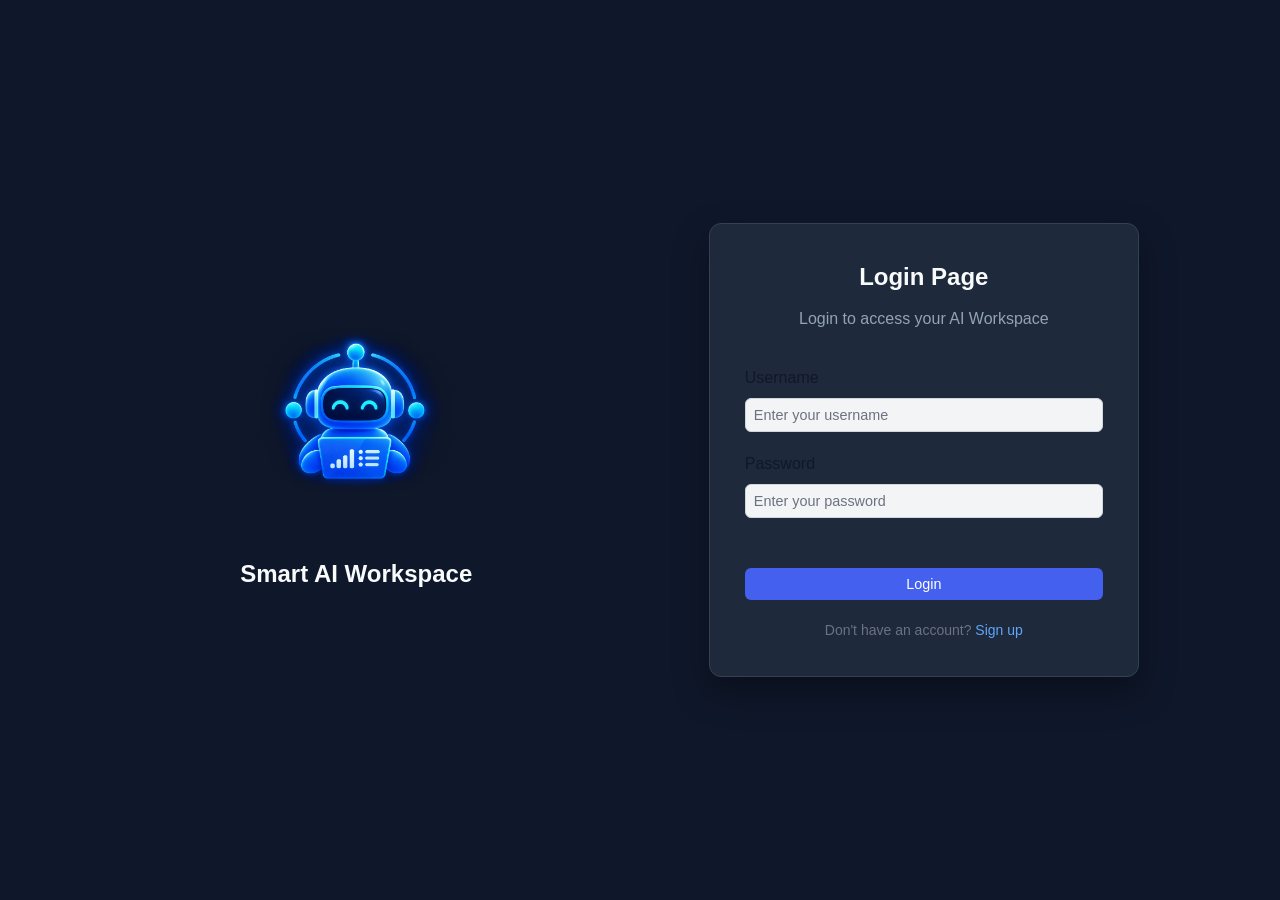
<file: app/index.html>
<!DOCTYPE html>
<html lang="en">
<head>
    <meta charset="UTF-8">
    <meta name="viewport" content="width=device-width, initial-scale=1.0">
    <title>Smart AI Workspace</title>
    <link rel="stylesheet" href="styles.css">
    <link rel="stylesheet" href="custom.css">
</head>
<body>
    <div class="login-container">
        <div class="logo-card">
            <div class="logo-container">
                <img src="./assets/AI image logo.png" alt="AI Logo"
                style="width: 200px; height: 200px;">
            </div>
            <h1>Smart AI Workspace</h1>
        </div>
        
        <div class="login-card">
            <h2 class="login-title">Login Page</h2>
            <p class="login-subtitle">Login to access your AI Workspace</p>
            
            <div class="login-form">
                <div class="form-group">
                    <label for="username">Username</label>
                    <input type="text" id="username" placeholder="Enter your username">
                </div>
                
                <div class="form-group">
                    <label for="password">Password</label>
                    <input type="password" id="password" placeholder="Enter your password">
                </div>
                
                <div id="login-error" class="error-message"></div>
                
                <button id="login-btn" class="primary-btn">Login</button>
                
                <p class="signup-link">Don't have an account? <a href="#" id="register-link">Sign up</a></p>
            </div>
        </div>
    </div>
    
    <!-- Register Modal -->
    <div id="register-modal" class="modal">
        <div class="modal-content">
            <span class="close">&times;</span>
            <h2>Create Account</h2>
            
            <div class="form-group">
                <label for="reg-name">Name</label>
                <input type="text" id="reg-name" placeholder="Enter your name">
            </div>
            
            <div class="form-group">
                <label for="reg-username">Username</label>
                <input type="text" id="reg-username" placeholder="Choose a username">
            </div>
            
            <div class="form-group">
                <label for="reg-email">Email</label>
                <input type="email" id="reg-email" placeholder="Enter your email">
            </div>
            
            <div class="form-group">
                <label for="reg-password">Password</label>
                <input type="password" id="reg-password" placeholder="Create a password">
            </div>
            
            <div id="register-error" class="error-message"></div>
            
            <button id="register-btn" class="primary-btn">Register</button>
        </div>
    </div>
    
    <script src="app.js"></script>
</body>
</html>
</file>
<file: app/styles.css>
/* General Styles */
* {
    box-sizing: border-box;
    margin: 0;
    padding: 0;
}

body {
    font-family: Arial, sans-serif;
    background-color: #ffffff;
    color: #111827;
    line-height: 1.5;
}

h1, h2, h3, h4 {
    color: #111827;
}

a {
    color: #4263EB;
    text-decoration: none;
}

a:hover {
    text-decoration: underline;
}

/* Button Styles */
.primary-btn {
    background-color: #4263EB;
    color: white;
    border: none;
    border-radius: 6px;
    padding: 12px 24px;
    font-weight: 500;
    font-size: 16px;
    cursor: pointer;
    transition: background-color 0.2s;
    display: block;
    width: 100%;
}

.primary-btn:hover:not(:disabled) {
    background-color: #3b55d9;
}

.primary-btn:disabled {
    background-color: #9ca3af;
    cursor: not-allowed;
}

.logout-btn {
    background-color: #ef4444;
    color: white;
    border: none;
    border-radius: 6px;
    padding: 8px 15px;
    font-weight: 500;
    cursor: pointer;
}

/* Login Page Styles - Updated for the split layout */
.login-container {
    display: flex;
    justify-content: space-between;
    align-items: center;
    min-height: 100vh;
    padding: 20px;
    gap: 40px;
    width: 800px;
    margin: 0 auto;
}

.login-card {
    background: white;
    border-radius: 8px;
    box-shadow: 0 2px 10px rgba(0,0,0,0.1);
    width: 100%;
    max-width: 350px;
    padding: 20px;
    text-align: center;
}

.logo-card {
    border-radius: 8px;
    width: 100%;
    max-width: 250px;
    padding: 30px;
    text-align: center;
    display: flex;
    flex-direction: column;
    align-items: center;
    justify-content: center;
    margin: 20px auto;
}

.login-title {
    font-size: 24px;
    margin-bottom: 15px;
}

.logo-container {
    margin: 10px auto 20px;
    display: flex;
    justify-content: center;
    align-items: center;
}

.logo-container img {
    width: 100px;
    height: 110px;
}

h1 {
    font-size: 28px;
    margin-bottom: 8px;
}

.login-subtitle {
    color: #6b7280;
    margin-bottom: 30px;
}

.login-form {
    text-align: left;
}

/* Responsive layout */
@media (max-width: 768px) {
    .login-container {
        flex-direction: column;
        gap: 20px;
        width: 100%;
    }
    
    .logo-card, .login-card {
        max-width: 100%;
        margin: 10px auto;
    }
}

.form-group {
    margin-bottom: 20px;
    position: relative;
}

.form-group label {
    display: block;
    margin-bottom: 5px;
    font-weight: 500;
    color: #374151;
}

.form-group input {
    width: 100%;
    padding: 12px;
    border: 1px solid #d1d5db;
    border-radius: 6px;
    background-color: #f3f4f6;
    font-size: 14px;
}

.forgot-password {
    position: absolute;
    right: 0;
    top: 0;
    font-size: 14px;
}

.signup-link {
    text-align: center;
    margin-top: 20px;
    color: #6b7280;
    font-size: 14px;
}

/* Dashboard Styles */
.dashboard {
    max-width: 1200px;
    margin: 20px auto;
    background: white;
    border-radius: 8px;
    box-shadow: 0 2px 10px rgba(0,0,0,0.05);
    overflow: hidden;
}

header {
    display: flex;
    justify-content: space-between;
    align-items: center;
    padding: 15px 20px;
    border-bottom: 1px solid #e5e7eb;
}

.header-left {
    display: flex;
    align-items: center;
    gap: 10px;
    font-weight: 500;
    font-size: 18px;
}

.header-right {
    display: flex;
    align-items: center;
    gap: 15px;
}

nav {
    display: flex;
    gap: 20px;
    padding: 0 20px;
    border-bottom: 1px solid #e5e7eb;
}

.tab-btn {
    background: none;
    border: none;
    padding: 15px 0;
    font-size: 14px;
    color: #6b7280;
    font-weight: 500;
    cursor: pointer;
    position: relative;
}

.tab-btn.active {
    color: #4263EB;
}

.tab-btn.active::after {
    content: '';
    position: absolute;
    bottom: -1px;
    left: 0;
    width: 100%;
    height: 3px;
    background-color: #4263EB;
}

.tab-content {
    display: none;
    padding: 20px;
}

.tab-content.active {
    display: block;
}

/* Upload Form Styles */
.upload-container {
    max-width: 800px;
    margin: 0 auto;
}

h3 {
    margin-bottom: 20px;
    font-size: 18px;
    font-weight: 600;
}

.dropzone {
    border: 2px dashed #d1d5db;
    border-radius: 6px;
    padding: 40px;
    text-align: center;
    background-color: #f9fafb;
    cursor: pointer;
    margin-bottom: 20px;
    min-height: 200px;
    display: flex;
    align-items: center;
    justify-content: center;
    transition: all 0.2s;
}

.dropzone.active {
    border-color: #4263EB;
    background-color: #eff6ff;
}

.upload-instructions p {
    font-weight: 500;
    color: #6b7280;
    margin-bottom: 8px;
}

.upload-instructions span {
    color: #9ca3af;
    font-size: 14px;
}

.selected-file {
    font-weight: 500;
    color: #4b5563;
}

/* Files List Styles */
.files-container {
    max-width: 800px;
    margin: 0 auto;
}

.file-list {
    margin-top: 15px;
}

.file-item {
    border: 1px solid #e5e7eb;
    border-radius: 4px;
    margin-bottom: 10px;
}

.file-item.selected {
    border-color: #4263EB;
    background-color: #eff6ff;
}

.file-item button {
    background: none;
    border: none;
    width: 100%;
    padding: 15px;
    display: flex;
    align-items: center;
    gap: 15px;
    text-align: left;
    cursor: pointer;
}

.file-icon {
    width: 40px;
    height: 40px;
    background-color: #f3f4f6;
    border-radius: 4px;
}

.file-info {
    flex: 1;
}

.file-name {
    font-weight: 500;
    margin-bottom: 4px;
}

.file-meta {
    font-size: 12px;
    color: #6b7280;
}

.no-files, .select-file-prompt {
    text-align: center;
    padding: 40px 20px;
    background-color: #f9fafb;
    border-radius: 8px;
    border: 1px dashed #d1d5db;
}

.no-files p, .select-file-prompt p {
    margin-bottom: 20px;
    color: #6b7280;
}

/* Query Styles */
.query-container {
    max-width: 800px;
    margin: 0 auto;
}

textarea {
    width: 100%;
    border: 1px solid #d1d5db;
    border-radius: 6px;
    padding: 15px;
    font-size: 14px;
    background-color: #f3f4f6;
    margin-bottom: 15px;
    resize: vertical;
}

.answer-container {
    background-color: #eff6ff;
    border-radius: 6px;
    padding: 20px;
    margin-top: 20px;
}

.answer-text {
    margin-bottom: 20px;
    line-height: 1.5;
}

.feedback {
    display: flex;
    align-items: center;
    gap: 15px;
    color: #6b7280;
}

.feedback-buttons {
    display: flex;
    gap: 10px;
}

.feedback-yes {
    background-color: #d1fae5;
    color: #047857;
    border: none;
    border-radius: 15px;
    padding: 5px 15px;
    font-weight: 500;
    cursor: pointer;
}

.feedback-no {
    background-color: #fee2e2;
    color: #b91c1c;
    border: none;
    border-radius: 15px;
    padding: 5px 15px;
    font-weight: 500;
    cursor: pointer;
}

/* Error Messages */
.error-message {
    color: #ef4444;
    margin-bottom: 15px;
    padding: 10px;
    /* background-color: #fee2e2; */
    border-radius: 4px;
    text-align: center;
}

/* Toast Notification */
.toast {
    position: fixed;
    bottom: 20px;
    right: 20px;
    background-color: #10B981;
    color: white;
    padding: 12px 24px;
    border-radius: 4px;
    box-shadow: 0 2px 10px rgba(0,0,0,0.1);
    z-index: 1000;
    animation: fadeIn 0.3s;
}

@keyframes fadeIn {
    from { opacity: 0; transform: translateY(20px); }
    to { opacity: 1; transform: translateY(0); }
}

/* Modal Styles */
.modal {
    display: none;
    position: fixed;
    z-index: 1000;
    left: 0;
    top: 0;
    width: 100%;
    height: 100%;
    background-color: rgba(0,0,0,0.4);
}

.modal-content {
    background-color: white;
    margin: 10% auto;
    padding: 30px;
    border-radius: 8px;
    width: 90%;
    max-width: 500px;
    box-shadow: 0 4px 15px rgba(0,0,0,0.2);
    position: relative;
}

.close {
    position: absolute;
    right: 20px;
    top: 15px;
    font-size: 24px;
    font-weight: bold;
    cursor: pointer;
}

/* Add or update these styles to fix zoom issues */
html, body {
    font-size: 16px; /* Reset base font size */
    zoom: 1; /* Reset zoom level */
    -moz-transform: scale(1); /* Firefox */
    -webkit-transform: scale(1); /* Chrome, Safari */
    transform: scale(1);
    width: 100%;
    height: 100%;
    margin: 0;
    padding: 0;
}

.login-container, .dashboard {
    max-width: 100%;
    padding: 1rem;
}

/* Make form elements more compact */
.form-group {
    margin-bottom: 0.75rem;
}

input, button {
    padding: 0.5rem;
}

/* Adjust modal sizing */
.modal-content {
    max-width: 400px;
    padding: 1.5rem;
}
</file>
<file: app/custom.css>
/* Reset scaling and zoom */
html, body {
    zoom: 1 !important;
    -moz-transform: scale(1) !important;
    -webkit-transform: scale(1) !important;
    transform: scale(1) !important;
    width: 100%;
    height: 90%;
    margin: 0;
    padding: 0;
}

/* Updated login container for split layout */
.login-container {
    display: flex;
    justify-content: space-between;
    align-items: center;
    min-height: 100vh;
    padding: 20px;
    gap: 40px;
    width: 800px;
    margin: 0 auto;
}

/* Logo card on the left */
.logo-card {
    border-radius: 8px;
    width: 100%;
    max-width: 350px;
    padding: 5px;
    text-align: center;
    display: flex;
    flex-direction: column;
    align-items: center;
    justify-content: center;
    margin: 20px auto;
}

/* Login card on the right */
.login-card {
    background: white;
    border-radius: 8px;
    box-shadow: 0 2px 10px rgba(0,0,0,0.1);
    width: 100%;
    max-width: 350px;
    padding: 1rem;
}

.form-group {
    margin-bottom: 1rem;
}

/* Make the UI feel less zoomed */
input, button, textarea, select {
    font-size: 0.9rem !important;
    padding: 0.5rem !important;
    height: auto !important;
}

.login-title, h1, h2, h3 {
    font-size: 1.5rem !important;
}

.modal-content {
    max-width: 400px;
    margin: 0 auto;
    padding: 1.5rem;
}

/* Logo styling */
.logo-container {
    margin-bottom: 20px;
    display: flex;
    justify-content: center;
    align-items: center;
}

.logo-container img {
    width: 100px;
    height: 110px;
}

/* Responsive layout */
@media (max-width: 768px) {
    .login-container {
        flex-direction: column;
        gap: 20px;
        width: 100%;
    }
    
    .logo-card, .login-card {
        max-width: 100%;
        margin: 10px auto;
    }
}

/* Add to custom.css */
.header-right {
    display: flex;
    align-items: center;
    justify-content: center;
    gap: 15px;
}

#welcome-message {
    display: flex;
    align-items: center;
    justify-content: center;
    font-family: 'Times New Roman', Times, serif;
    font-size: 1.5rem;
    margin: 0 auto;
}

/* If needed, make the header flex */
header {
    display: flex;
    justify-content: space-between;
    align-items: center;
    width: 100%;
}

.header-left {
    display: flex;
    align-items: center;
    gap: 10px;
}

.memory-item {
    background-color: #f8f9fa;
    border-left: 3px solid #4263EB;
    padding: 10px 15px;
    margin-bottom: 15px;
    border-radius: 4px;
    font-size: 0.9rem;
}

.previous-query {
    margin-bottom: 20px;
}

.feedback-buttons button.active {
    background-color: #4263EB;
    color: white;
}

/* Style the feedback buttons */
.feedback-yes, .feedback-no {
    padding: 5px 15px;
    border: 1px solid #ddd;
    border-radius: 20px;
    background: #f8f9fa;
    margin: 0 5px;
    cursor: pointer;
    transition: all 0.2s;
}

.feedback-yes:hover {
    background-color: #d1fae5;
    border-color: #10B981;
}

.feedback-no:hover {
    background-color: #fee2e2;
    border-color: #ef4444;
}

.feedback-yes.active {
    background-color: #10B981;
    color: white;
    border-color: #10B981;
}

.feedback-no.active {
    background-color: #ef4444;
    color: white;
    border-color: #ef4444;
}

.feedback {
    margin-top: 20px;
    border-top: 1px solid #e5e7eb;
    padding-top: 15px;
}

.feedback h4 {
    margin-bottom: 10px;
    font-weight: 500;
}

.star-rating {
    display: inline-flex;
    margin-left: 10px;
}

.star {
    color: #d1d5db;
    font-size: 24px;
    cursor: pointer;
    transition: color 0.2s;
    margin-right: 5px;
}

.star:hover, .star.active {
    color: #f59e0b;
}

.feedback-text-container {
    margin-top: 15px;
}

.feedback-text-container label {
    display: block;
    margin-bottom: 5px;
}

#feedback-text {
    width: 100%;
    padding: 10px;
    border: 1px solid #d1d5db;
    border-radius: 4px;
    resize: vertical;
}

#submit-feedback {
    margin-top: 10px;
}

.rating-container {
    display: flex;
    align-items: center;
    margin-top: 5px;
}

/* Welcome Toast Animation - Claude Style */
.welcome-toast {
    position: fixed;
    top: 0;
    left: 0;
    width: 100vw;
    height: 100vh;
    display: flex;
    flex-direction: column;
    align-items: center;
    justify-content: center;
    z-index: 3000;
    background-color: rgba(255, 255, 255, 0.95);
    opacity: 0;
    pointer-events: none;
    transition: opacity 0.5s cubic-bezier(0.4, 0, 0.2, 1);
}

.welcome-toast.show {
    opacity: 1;
}

.welcome-toast-container {
    background-color: white;
    border-radius: 12px;
    box-shadow: 0 4px 24px rgba(0, 0, 0, 0.08);
    padding: 24px 32px;
    max-width: 480px;
    text-align: center;
    transform: translateY(20px);
    transition: transform 0.5s cubic-bezier(0.4, 0, 0.2, 1);
}

.welcome-toast.show .welcome-toast-container {
    transform: translateY(0);
}

.welcome-toast .text-reveal {
    display: inline-block;
    overflow: hidden;
    white-space: nowrap;
    font-size: 1.5rem;
    font-weight: 500;
    color: #111827;
    border-right: 2px solid #4263EB;
    width: 0;
    animation: typing 1.5s steps(30, end) forwards;
}

.welcome-toast .second-message {
    margin-top: 12px;
    font-size: 1.1rem;
    color: #6b7280;
    opacity: 0;
    transform: translateY(10px);
    transition: opacity 0.8s, transform 0.8s;
    transition-delay: 1.3s;
}

.welcome-toast .second-message.show {
    opacity: 1;
    transform: translateY(0);
}

@keyframes typing {
    from { width: 0 }
    to { width: 100% }
}

@keyframes blink-cursor {
    from, to { border-color: transparent }
    50% { border-color: #4263EB }
}

@keyframes fade-out {
    from { opacity: 1; }
    to { opacity: 0; }
}

/* Toast notification - higher z-index */
.toast {
    position: fixed;
    top: 20px;
    right: 20px;
    padding: 12px 20px;
    border-radius: 4px;
    color: white;
    font-weight: 500;
    z-index: 9999;
    box-shadow: 0 3px 10px rgba(0, 0, 0, 0.2);
    animation: slide-in 0.3s ease-out forwards;
}

/* Sidebar footer - higher z-index */
.sidebar-footer {
    position: relative;
}

/* Settings Modal Styles */
.modal {
    display: none;
    position: fixed;
    top: 0;
    left: 0;
    width: 100vw;
    height: 100vh;
    background-color: rgba(0, 0, 0, 0.5);
    z-index: 3000;
    overflow: auto;
    padding: 20px;
}

.modal-content {
    background-color: white;
    border-radius: 8px;
    margin: 50px auto;
    width: 100%;
    max-width: 500px;
    box-shadow: 0 4px 15px rgba(0, 0, 0, 0.1);
    animation: modal-fade 0.3s ease-out;
}

.dark .modal-content {
    background-color: #1a1a1a;
    color: white;
}

.modal-header {
    padding: 15px 20px;
    border-bottom: 1px solid #e5e7eb;
    display: flex;
    justify-content: space-between;
    align-items: center;
}

.dark .modal-header {
    border-bottom-color: #333;
}

.modal-body {
    padding: 20px;
}

.close {
    font-size: 24px;
    cursor: pointer;
    color: #666;
    border: none;
    background: transparent;
}

.dark .close {
    color: #ccc;
}

.close:hover {
    color: #000;
}

.dark .close:hover {
    color: #fff;
}

/* Tabs in settings modal */
.tabs {
    display: flex;
    margin-bottom: 20px;
    border-bottom: 1px solid #e5e7eb;
}

.dark .tabs {
    border-bottom-color: #333;
}

.tab-button {
    padding: 10px 15px;
    border: none;
    background: none;
    cursor: pointer;
    font-weight: 500;
    color: #666;
    position: relative;
}

.dark .tab-button {
    color: #ccc;
}

.tab-button.active {
    color: #4263EB;
}

.dark .tab-button.active {
    color: #7b96ff;
}

.tab-button.active::after {
    content: '';
    position: absolute;
    bottom: -1px;
    left: 0;
    width: 100%;
    height: 2px;
    background-color: #4263EB;
}

.dark .tab-button.active::after {
    background-color: #7b96ff;
}

.tab-pane {
    display: none;
}

.tab-pane.active {
    display: block;
}

/* Form styles */
.form-group {
    margin-bottom: 15px;
}

.form-group label {
    display: block;
    margin-bottom: 5px;
    font-weight: 500;
}

.form-group input {
    width: 100%;
    padding: 10px;
    border: 1px solid #e5e7eb;
    border-radius: 4px;
}

.dark .form-group input {
    background-color: #333;
    border-color: #444;
    color: white;
}

.password-section {
    margin-top: 20px;
    padding-top: 15px;
    border-top: 1px solid #e5e7eb;
}

.dark .password-section {
    border-top-color: #333;
}

.btn {
    padding: 10px 15px;
    border: none;
    border-radius: 4px;
    cursor: pointer;
    font-weight: 500;
    transition: background-color 0.2s;
}

.primary-btn {
    background-color: #4263EB;
    color: white;
}

.primary-btn:hover {
    background-color: #364fc7;
}

.secondary-btn {
    background-color: #e5e7eb;
    color: #333;
}

.secondary-btn:hover {
    background-color: #d1d5db;
}

.danger-btn {
    background-color: #ef4444;
    color: white;
}

.danger-btn:hover {
    background-color: #dc2626;
}

.dark .secondary-btn {
    background-color: #333;
    color: #fff;
}

.dark .secondary-btn:hover {
    background-color: #444;
}

/* Chat list in settings */
.manage-chats-container {
    margin-top: 15px;
}

.chats-actions {
    margin-bottom: 15px;
}

.settings-chat-list {
    max-height: 300px;
    overflow-y: auto;
    border: 1px solid #e5e7eb;
    border-radius: 4px;
}

.dark .settings-chat-list {
    border-color: #333;
}

.settings-chat-item {
    padding: 10px 15px;
    border-bottom: 1px solid #e5e7eb;
    display: flex;
    justify-content: space-between;
    align-items: center;
}

.dark .settings-chat-item {
    border-bottom-color: #333;
}

.settings-chat-item:last-child {
    border-bottom: none;
}

.chat-info {
    display: flex;
    align-items: center;
    gap: 10px;
}

.delete-chat-btn {
    background: none;
    border: none;
    color: #ef4444;
    cursor: pointer;
    padding: 5px;
}

.delete-chat-btn:hover {
    background-color: rgba(239, 68, 68, 0.1);
    border-radius: 4px;
}

.empty-list-message {
    padding: 20px;
    text-align: center;
    color: #666;
}

.dark .empty-list-message {
    color: #aaa;
}

/* Confirmation modal */
.confirm-modal {
    max-width: 400px;
}

.confirm-actions {
    display: flex;
    justify-content: flex-end;
    gap: 10px;
    margin-top: 20px;
}

/* Delete button for chat items */
.chat-item {
    position: relative;
}

.chat-item .delete-btn {
    position: absolute;
    right: 10px;
    top: 50%;
    transform: translateY(-50%);
    background: none;
    border: none;
    color: #ef4444;
    opacity: 0;
    transition: opacity 0.2s;
    cursor: pointer;
}

.chat-item:hover .delete-btn {
    opacity: 1;
}

.error-message {
    color: #ef4444;
    margin-top: 10px;
    margin-bottom: 10px;
    font-size: 0.9rem;
}

/* Modal animation */
@keyframes modal-fade {
    from {
        opacity: 0;
        transform: translateY(-20px);
    }
    to {
        opacity: 1;
        transform: translateY(0);
    }
}

/* Fix for toast z-index */
@keyframes slide-in {
    from {
        transform: translateX(100%);
        opacity: 0;
    }
    to {
        transform: translateX(0);
        opacity: 1;
    }
}

/* Modern settings modal card system */
.settings-choice-card {
    display: flex;
    flex-direction: column;
    align-items: center;
    gap: 2rem;
    padding: 2.5rem 2rem 2rem 2rem;
    background: #fff;
    border-radius: 18px;
    box-shadow: 0 8px 32px rgba(66, 99, 235, 0.10), 0 1.5px 6px rgba(0,0,0,0.04);
    animation: card-fade-in 0.5s cubic-bezier(0.4,0,0.2,1);
    min-width: 320px;
    min-height: 180px;
}

.settings-main-btn {
    background: #4263EB;
    color: #fff;
    border: none;
    border-radius: 8px;
    font-size: 1.15rem;
    font-weight: 600;
    padding: 0.9rem 2.5rem;
    margin: 0.5rem 0;
    box-shadow: 0 2px 8px rgba(66,99,235,0.08);
    cursor: pointer;
    transition: background 0.2s, transform 0.2s, box-shadow 0.2s;
    outline: none;
}
.settings-main-btn:hover, .settings-main-btn:focus {
    background: #364fc7;
    transform: translateY(-2px) scale(1.04);
    box-shadow: 0 4px 16px rgba(66,99,235,0.13);
}

/* Hide step-2 cards by default, animate in when shown */
.settings-step-2 {
    display: none;
    animation: card-slide-in 0.5s cubic-bezier(0.4,0,0.2,1);
    background: #fff;
    border-radius: 18px;
    box-shadow: 0 8px 32px rgba(66, 99, 235, 0.10), 0 1.5px 6px rgba(0,0,0,0.04);
    min-width: 340px;
    min-height: 220px;
}

.settings-step-2.active {
    display: block;
    animation: card-slide-in 0.5s cubic-bezier(0.4,0,0.2,1);
}

@keyframes card-fade-in {
    from { opacity: 0; transform: scale(0.96) translateY(20px); }
    to   { opacity: 1; transform: scale(1) translateY(0); }
}
@keyframes card-slide-in {
    from { opacity: 0; transform: translateY(40px) scale(0.98); }
    to   { opacity: 1; transform: translateY(0) scale(1); }
}

/* Responsive for modal cards */
@media (max-width: 600px) {
    .settings-choice-card, .settings-step-2 {
        min-width: 90vw;
        padding: 1.2rem 0.5rem;
    }
}

/* Make modal background a bit more modern */
#settings-modal.modal {
    background: rgba(66, 99, 235, 0.10);
    backdrop-filter: blur(2px);
}

/* Document Preview Modal Overlay */
.document-preview-modal {
    display: none;
    position: fixed;
    top: 0; left: 0; right: 0; bottom: 0;
    width: 100vw;
    height: 100vh;
    background: rgba(30, 41, 59, 0.75); /* dark semi-transparent */
    z-index: 10000;
    align-items: center;
    justify-content: center;
    transition: opacity 0.3s;
}
.document-preview-modal.active {
    display: flex;
}
.document-preview-modal-content {
    position: relative;
    background: #fff;
    border-radius: 18px;
    box-shadow: 0 8px 32px 0 rgba(60,72,88,0.18);
    max-width: 90vw;
    max-height: 90vh;
    width: 80vw;
    height: 85vh;
    display: flex;
    flex-direction: column;
    overflow: hidden;
    animation: coolFadeIn 0.7s cubic-bezier(.4,2,.6,1);
}
.document-preview-modal .document-preview {
    flex: 1;
    width: 100%;
    height: 100%;
    background: #fff;
    border-radius: 0 0 18px 18px;
    box-shadow: none;
    display: flex;
    align-items: center;
    justify-content: center;
    overflow: auto;
}
.close-preview-btn {
    position: absolute;
    top: 18px;
    right: 24px;
    font-size: 2.2rem;
    background: none;
    border: none;
    color: #6366f1;
    cursor: pointer;
    z-index: 2;
    transition: color 0.2s;
}
.close-preview-btn:hover {
    color: #ef4444;
}
/* When modal is open, blur or hide the rest of the UI */
body.modal-open .app-container {
    filter: blur(2.5px) grayscale(0.5) brightness(0.8);
    pointer-events: none;
    user-select: none;
}
body.modal-open .document-preview-modal {
    pointer-events: auto;
}

/* --- DARK MODE ENHANCEMENTS FOR DOCUMENT PREVIEW MODAL --- */
.dark .document-preview-modal-content {
    background: #181f2a !important;
    color: #f9fafb !important;
    transition: background 0.4s cubic-bezier(.4,2,.6,1), color 0.4s cubic-bezier(.4,2,.6,1);
}
.dark .document-preview-modal .document-preview {
    background: #232b3b !important;
    color: #f9fafb !important;
    transition: background 0.4s cubic-bezier(.4,2,.6,1), color 0.4s cubic-bezier(.4,2,.6,1);
}
.dark .close-preview-btn {
    color: #a5b4fc !important;
    transition: color 0.4s cubic-bezier(.4,2,.6,1);
}
.dark .close-preview-btn:hover {
    color: #ef4444 !important;
}

/* --- DARK MODE ENHANCEMENTS FOR SETTINGS MODALS --- */
.dark .modal-content,
.dark .settings-step-2,
.dark .settings-choice-card {
    background: #181f2a !important;
    color: #f9fafb !important;
    box-shadow: 0 8px 32px 0 rgba(30,41,59,0.28);
    transition: background 0.5s cubic-bezier(.4,2,.6,1), color 0.5s cubic-bezier(.4,2,.6,1), box-shadow 0.5s cubic-bezier(.4,2,.6,1);
}
.dark .modal-header,
.dark .modal-body {
    background: transparent !important;
    color: #f9fafb !important;
    transition: background 0.5s cubic-bezier(.4,2,.6,1), color 0.5s cubic-bezier(.4,2,.6,1);
}
.dark .modal-header h2,
.dark .modal-body h3,
.dark .modal-body h4 {
    color: #a5b4fc !important;
    letter-spacing: 0.01em;
    transition: color 0.5s cubic-bezier(.4,2,.6,1);
}
.dark .form-group input,
.dark .form-group label {
    background: #232b3b !important;
    color: #f9fafb !important;
    border-color: #374151 !important;
    transition: background 0.5s cubic-bezier(.4,2,.6,1), color 0.5s cubic-bezier(.4,2,.6,1), border-color 0.5s cubic-bezier(.4,2,.6,1);
}
.dark .form-group label {
    color: #a5b4fc !important;
}
.dark .settings-main-btn {
    background: linear-gradient(90deg,#6366f1 0%,#3730a3 100%) !important;
    color: #fff !important;
    box-shadow: 0 2px 8px rgba(99,102,241,0.18);
    transition: background 0.5s cubic-bezier(.4,2,.6,1), color 0.5s cubic-bezier(.4,2,.6,1), box-shadow 0.5s cubic-bezier(.4,2,.6,1);
}
.dark .settings-main-btn:hover, .dark .settings-main-btn:focus {
    background: linear-gradient(90deg,#3730a3 0%,#6366f1 100%) !important;
    color: #fff !important;
    box-shadow: 0 4px 16px rgba(99,102,241,0.23);
}
.dark .settings-chat-list {
    background: #232b3b !important;
    border-color: #374151 !important;
    color: #f9fafb !important;
    transition: background 0.5s cubic-bezier(.4,2,.6,1), color 0.5s cubic-bezier(.4,2,.6,1), border-color 0.5s cubic-bezier(.4,2,.6,1);
}
.dark .settings-chat-item {
    background: #181f2a !important;
    border-bottom: 1px solid #232b3b !important;
    color: #f9fafb !important;
    transition: background 0.5s cubic-bezier(.4,2,.6,1), color 0.5s cubic-bezier(.4,2,.6,1), border-bottom 0.5s cubic-bezier(.4,2,.6,1);
}
.dark .settings-chat-item:last-child {
    border-bottom: none !important;
}
.dark .empty-list-message {
    color: #a5b4fc !important;
    background: transparent !important;
    transition: color 0.5s cubic-bezier(.4,2,.6,1);
}

/* Welcome Action Buttons - Modernized */
#welcome-toast {
    flex-direction: column;
    align-items: center;
    justify-content: center;
}

#actionButtons.welcome-action-btns {
    display: flex;
    flex-direction: row;
    justify-content: center;
    align-items: center;
    gap: 18px;
    margin-top: 32px;
    opacity: 0;
    pointer-events: none;
    transition: opacity 0.7s;
    z-index: 3001;
    position: static;
    width: 100%;
}
#actionButtons.show {
    opacity: 1;
    pointer-events: auto;
    animation: fade-in 0.7s forwards;
}
#actionButtons .primary-btn {
    font-size: 1rem;
    padding: 0.65rem 1.8rem;
    border-radius: 10px;
    font-weight: 600;
    background: linear-gradient(90deg,#6366f1 0%,#4263EB 100%);
    color: #fff;
    border: none;
    box-shadow: 0 2px 12px rgba(66,99,235,0.10);
    transition: background 0.18s, color 0.18s, transform 0.18s, box-shadow 0.18s;
    outline: none;
    letter-spacing: 0.01em;
    margin: 0 6px;
    cursor: pointer;
}
#actionButtons .primary-btn:hover, #actionButtons .primary-btn:focus {
    background: linear-gradient(90deg,#3730a3 0%,#6366f1 100%);
    color: #fff;
    transform: translateY(-2px) scale(1.05);
    box-shadow: 0 4px 16px rgba(99,102,241,0.18);
}
@media (max-width: 600px) {
    #actionButtons.welcome-action-btns {
        flex-direction: column;
        gap: 14px;
        margin-top: 18px;
    }
    #actionButtons .primary-btn {
        width: 90vw;
        font-size: 1.08rem;
        padding: 0.7rem 0;
    }
}


/* Login page - restore light theme */
.login-card {
    background: #ffffff;
    color: #111827;
}

.login-card .form-group label {
    background: transparent !important;
    color: #111827 !important;
}

.login-card .form-group input {
    background: #f3f4f6 !important;
    color: #111827 !important;
    border: 1px solid #d1d5db !important;
    box-shadow: none !important;
}

.login-card .form-group input::placeholder {
    color: #6b7280 !important;
}

.login-card .form-group input:focus {
    background: #ffffff !important;
    color: #111827 !important;
    border-color: #4361ee !important;
    outline: none;
}

/* ================================
   LOGIN PAGE - DARK THEME
   ================================ */

html,
body {
    margin: 0;
    padding: 0;
    width: 100%;
    min-height: 100%;
    background: #0f172a;
    color: #f8fafc;
}

body {
    min-height: 100vh;
    overflow-x: hidden;
}

/* Main login page */
.login-container {
    width: 100%;
    min-height: 100vh;
    display: grid;
    grid-template-columns: 1fr 1fr;
    align-items: center;
    justify-items: center;
    gap: 60px;
    padding: 40px 8%;
    box-sizing: border-box;
    background: #0f172a;
}

/* Left side - logo */
.logo-card {
    width: 100%;
    max-width: 500px;
    display: flex;
    flex-direction: column;
    align-items: center;
    justify-content: center;
    text-align: center;
}

.logo-card img {
    width: 180px;
    height: 180px;
    object-fit: contain;
    display: block;
    margin-bottom: 25px;
}

.logo-card h1,
.logo-card h2,
.logo-card p {
    color: #f8fafc;
}

/* Smart AI Workspace text */
.logo-card {
    color: #f8fafc;
    font-size: 18px;
}

/* Login card */
.login-card {
    width: 100%;
    max-width: 430px;
    box-sizing: border-box;
    padding: 35px;
    background: #1e293b;
    border: 1px solid #334155;
    border-radius: 12px;
    box-shadow: 0 15px 35px rgba(0, 0, 0, 0.35);
}

/* Login heading */
.login-title {
    color: #f8fafc;
    text-align: center;
    margin-top: 0;
    margin-bottom: 12px;
}

/* Subtitle */
.login-subtitle {
    color: #94a3b8;
    text-align: center;
    margin-bottom: 35px;
}

/* Form */
.login-form {
    width: 100%;
}

.form-group {
    width: 100%;
    margin-bottom: 20px;
}

.form-group label {
    display: block;
    color: #f8fafc;
    margin-bottom: 8px;
    font-size: 16px;
}

/* Input boxes */
.form-group input {
    width: 100%;
    height: 42px;
    box-sizing: border-box;
    padding: 10px 12px;
    background: #0f172a;
    color: #f8fafc;
    border: 1px solid #475569;
    border-radius: 6px;
    outline: none;
    font-size: 15px;
}

.form-group input::placeholder {
    color: #64748b;
}

.form-group input:focus {
    border-color: #4361ee;
    box-shadow: 0 0 0 2px rgba(67, 97, 238, 0.2);
}

/* Login button */
.login-form button,
.login-card button {
    width: 100%;
    height: 44px;
    border: none;
    border-radius: 6px;
    background: #4361ee;
    color: white;
    font-size: 16px;
    cursor: pointer;
    margin-top: 8px;
}

.login-form button:hover,
.login-card button:hover {
    background: #3651d4;
}

/* Sign-up text */
.login-card a {
    color: #60a5fa;
}

.login-card a:hover {
    color: #93c5fd;
}

/* ================================
   RESPONSIVE
   ================================ */

@media (max-width: 900px) {
    .login-container {
        grid-template-columns: 1fr;
        gap: 30px;
        padding: 40px 25px;
    }

    .logo-card {
        order: 1;
    }

    .login-card {
        order: 2;
        max-width: 450px;
    }

    .logo-card img {
        width: 140px;
        height: 140px;
    }
}
</file>
<file: app/docChat.css>
/* DocChat CSS - Theme Variables */
:root {
    /* Base Colors - Light Theme */
    --background: #ffffff;
    --foreground: #111827;
    --primary: #4263EB;
    --primary-foreground: #ffffff;
    --secondary: #f3f4f6;
    --secondary-foreground: #374151;
    --muted: #f3f4f6;
    --muted-foreground: #6b7280;
    --accent: #eff6ff;
    --accent-foreground: #1e40af;
    --destructive: #ef4444;
    --destructive-foreground: #ffffff;
    --border: #e5e7eb;
    --input: #e5e7eb;
    --ring: #4263EB;
    
    /* Component Colors */
    --sidebar-bg: #f9fafb;
    --card-bg: #ffffff;
    --dropdown-bg: #ffffff;
    --dropdown-shadow: 0 10px 15px -3px rgba(0, 0, 0, 0.1);
    --tooltip-bg: #111827;
    --tooltip-fg: #ffffff;
    
    /* Message Bubbles */
    --user-message-bg: #eff6ff;
    --user-message-fg: #1e40af;
    --assistant-message-bg: #f3f4f6;
    --assistant-message-fg: #374151;
    
    /* Design Tokens */
    --radius-sm: 4px;
    --radius-md: 6px;
    --radius-lg: 8px;
    --radius-full: 9999px;
}

/* Dark Theme */
.dark {
    --background: #111827;
    --foreground: #f9fafb;
    --primary: #4263EB;
    --primary-foreground: #ffffff;
    --secondary: #1f2937;
    --secondary-foreground: #e5e7eb;
    --muted: #1f2937;
    --muted-foreground: #9ca3af;
    --accent: #1e293b;
    --accent-foreground: #a5b4fc;
    --destructive: #ef4444;
    --destructive-foreground: #ffffff;
    --border: #374151;
    --input: #374151;
    --ring: #4263EB;
    
    /* Component Colors */
    --sidebar-bg: #1f2937;
    --card-bg: #1f2937;
    --dropdown-bg: #1f2937;
    --dropdown-shadow: 0 10px 15px -3px rgba(0, 0, 0, 0.5);
    --tooltip-bg: #f9fafb;
    --tooltip-fg: #111827;
    
    /* Message Bubbles */
    --user-message-bg: #1e293b;
    --user-message-fg: #a5b4fc;
    --assistant-message-bg: #111827;
    --assistant-message-fg: #e5e7eb;
}

/* Base Layout */
.app-container {
    display: flex;
    height: 100vh;
    width: 100vw;
    overflow: hidden;
    background-color: var(--background);
    color: var(--foreground);
}

/* Sidebar Styles */
.sidebar {
    width: 280px;
    height: 100%;
    background-color: var(--sidebar-bg);
    border-right: 1px solid var(--border);
    display: flex;
    flex-direction: column;
    transition: width 0.3s ease;
}

.sidebar.collapsed {
    width: 70px;
}

.sidebar-header {
    padding: 16px;
    display: flex;
    align-items: center;
    justify-content: space-between;
    border-bottom: 1px solid var(--border);
}

.app-brand {
    display: flex;
    align-items: center;
    gap: 10px;
}

.app-logo {
    width: 50px;
    height: 70px;
}

.app-name {
    font-weight: 600;
    font-size: 16px;
    white-space: nowrap;
    overflow: hidden;
    text-overflow: ellipsis;
}

.sidebar.collapsed .app-name {
    display: none;
}

.collapse-btn {
    background: none;
    border: none;
    color: var(--muted-foreground);
    cursor: pointer;
    padding: 5px;
    display: flex;
    align-items: center;
    justify-content: center;
    border-radius: var(--radius-full);
}

.collapse-btn:hover {
    background-color: var(--muted);
}

.sidebar.collapsed .collapse-btn svg {
    transform: rotate(180deg);
}

.sidebar-content {
    flex: 1;
    overflow-y: auto;
    padding: 16px;
    display: flex;
    flex-direction: column;
    gap: 16px;
}

.sidebar.collapsed .sidebar-content {
    padding: 16px 10px;
}

/* Hide scrollbar but maintain functionality */
.sidebar-content::-webkit-scrollbar {
    display: none;
}

.sidebar-content {
    -ms-overflow-style: none;
    scrollbar-width: none;
}

.new-chat-btn {
    display: flex;
    align-items: center;
    gap: 8px;
    padding: 8px 16px;
    background-color: var(--primary);
    color: var(--primary-foreground);
    border: none;
    border-radius: var(--radius-md);
    font-weight: 500;
    cursor: pointer;
    transition: background-color 0.2s;
    width: 100%;
    justify-content: center;
}

.new-chat-btn:hover {
    background-color: #3b55d9;
}

.sidebar.collapsed .new-chat-btn span {
    display: none;
}

.search-box {
    width: 100%;
    margin-top: 10px;
}

.search-box input {
    width: 100%;
    padding: 8px 12px;
    border: 1px solid var(--border);
    border-radius: var(--radius-md);
    background-color: var(--muted);
    color: var(--foreground);
}

.sidebar.collapsed .search-box {
    display: none;
}

.recent-section {
    display: flex;
    flex-direction: column;
    gap: 8px;
    width: 100%;
}

.recent-section h3 {
    font-size: 14px;
    color: var(--muted-foreground);
    font-weight: 500;
    padding: 0 8px;
}

.sidebar.collapsed .recent-section h3 {
    display: none;
}

.chat-list {
    display: flex;
    flex-direction: column;
    gap: 4px;
}

.chat-item {
    display: flex;
    align-items: center;
    gap: 10px;
    padding: 8px 12px;
    border-radius: var(--radius-md);
    cursor: pointer;
    transition: background-color 0.2s;
}

.chat-item:hover {
    background-color: var(--muted);
}

.chat-item.active {
    background-color: var(--accent);
    color: var(--accent-foreground);
}

.chat-icon {
    display: flex;
    align-items: center;
    justify-content: center;
    min-width: 24px;
    height: 24px;
}

.chat-title {
    font-size: 14px;
    white-space: nowrap;
    overflow: hidden;
    text-overflow: ellipsis;
}

.sidebar.collapsed .chat-title {
    display: none;
}

.empty-chat-list {
    display: flex;
    flex-direction: column;
    align-items: center;
    justify-content: center;
    text-align: center;
    padding: 20px;
    color: var(--muted-foreground);
}

.empty-chat-icon {
    margin-bottom: 10px;
    color: var(--muted-foreground);
    opacity: 0.8;
}

.empty-chat-list p {
    margin: 4px 0;
}

.sub-text {
    font-size: 12px;
    opacity: 0.7;
}

.sidebar.collapsed .empty-chat-list p {
    display: none;
}

.sidebar-footer {
    padding: 16px;
    border-top: 1px solid var(--border);
    display: flex;
    flex-direction: column;
    gap: 8px;
}

.settings-btn, .logout-btn {
    display: flex;
    align-items: center;
    gap: 10px;
    padding: 8px 12px;
    background: none;
    border: none;
    border-radius: var(--radius-md);
    cursor: pointer;
    color: var(--foreground);
    text-align: left;
    transition: background-color 0.2s;
}

.settings-btn:hover, .logout-btn:hover {
    background-color: var(--muted);
}

.logout-btn {
    color: var(--destructive);
}

.sidebar.collapsed .settings-btn span, 
.sidebar.collapsed .logout-btn span {
    display: none;
}

/* Main Content Styles */
.main-content {
    flex: 1;
    display: flex;
    flex-direction: column;
    height: 100%;
    overflow: hidden;
}

.main-header {
    padding: 12px 20px;
    border-bottom: 1px solid var(--border);
    display: flex;
    align-items: center;
    justify-content: space-between;
    background-color: var(--background);
}

.tab-container {
    display: flex;
    gap: 10px;
}

.tab-btn {
    padding: 8px 16px;
    background: none;
    border: none;
    border-radius: var(--radius-md);
    cursor: pointer;
    font-weight: 500;
    color: var(--secondary-foreground);
    transition: background-color 0.2s;
}

.tab-btn:hover {
    background-color: var(--muted);
}

.tab-btn.active {
    background-color: var(--accent);
    color: var(--accent-foreground);
}

.theme-toggle-container {
    display: flex;
    align-items: center;
    gap: 8px;
}

.theme-icon {
    color: var(--muted-foreground);
}

/* Switch Toggle */
.switch {
    position: relative;
    display: inline-block;
    width: 44px;
    height: 22px;
}

.switch input {
    opacity: 0;
    width: 0;
    height: 0;
}

.slider {
    position: absolute;
    cursor: pointer;
    top: 0;
    left: 0;
    right: 0;
    bottom: 0;
    background-color: var(--muted);
    transition: .4s;
}

.slider:before {
    position: absolute;
    content: "";
    height: 18px;
    width: 18px;
    left: 2px;
    bottom: 2px;
    background-color: var(--background);
    transition: .4s;
}

input:checked + .slider {
    background-color: var(--primary);
}

input:checked + .slider:before {
    transform: translateX(22px);
}

.slider.round {
    border-radius: 34px;
}

.slider.round:before {
    border-radius: 50%;
}

.tab-content {
    flex: 1;
    display: none;
    overflow-y: auto;
}

.tab-content.active {
    display: flex;
    flex-direction: column;
}

/* Upload Container */
.upload-container {
    flex: 1;
    display: flex;
    align-items: center;
    justify-content: center;
    padding: 20px;
}

.upload-content {
    max-width: 500px;
    width: 100%;
    display: flex;
    flex-direction: column;
    align-items: center;
    text-align: center;
    padding: 40px;
    border: 2px dashed var(--border);
    border-radius: var(--radius-lg);
    background-color: var(--background);
}

.upload-icon {
    color: var(--primary);
    margin-bottom: 20px;
}

.upload-content h2 {
    font-size: 24px;
    margin-bottom: 10px;
    font-weight: 600;
}

.upload-content p {
    color: var(--muted-foreground);
    margin-bottom: 20px;
}

.dropzone {
    width: 100%;
    min-height: 100px;
    margin-bottom: 20px;
    border: 2px dashed var(--border);
    border-radius: var(--radius-md);
    display: flex;
    align-items: center;
    justify-content: center;
    cursor: pointer;
    transition: border-color 0.2s;
}

.dropzone:hover, .dropzone.active {
    border-color: var(--primary);
    background-color: var(--accent);
}

.browse-btn {
    padding: 10px 16px;
    background-color: var(--primary);
    color: var(--primary-foreground);
    border: none;
    border-radius: var(--radius-md);
    font-weight: 500;
    cursor: pointer;
    transition: background-color 0.2s;
}

.browse-btn:hover {
    background-color: #3b55d9;
}

/* Chat Container */
.chat-container {
    flex: 1;
    display: flex;
    flex-direction: column;
    height: 100%;
}

.chat-messages {
    flex: 1;
    padding: 20px;
    overflow-y: auto;
    display: flex;
    flex-direction: column;
    gap: 16px;
}

.message {
    display: flex;
    margin-bottom: 16px;
    max-width: 80%;
}

.message.user {
    align-self: flex-end;
}

.message.assistant {
    align-self: flex-start;
}

.message-content {
    padding: 12px 16px;
    border-radius: var(--radius-lg);
    line-height: 1.5;
}

.message.user .message-content {
    background-color: var(--user-message-bg);
    color: var(--user-message-fg);
    border-radius: var(--radius-lg) var(--radius-lg) 0 var(--radius-lg);
}

.message.assistant .message-content {
    background-color: var(--assistant-message-bg);
    color: var(--assistant-message-fg);
    border-radius: var(--radius-lg) var(--radius-lg) var(--radius-lg) 0;
}

.message-feedback {
    display: flex;
    gap: 8px;
    margin-top: 4px;
}

.feedback-btn {
    background: none;
    border: none;
    color: var(--muted-foreground);
    cursor: pointer;
    padding: 2px;
    border-radius: var(--radius-sm);
}

.feedback-btn:hover {
    color: var(--foreground);
    background-color: var(--muted);
}

.feedback-btn.active {
    color: var(--primary);
}

.chat-input-container {
    padding: 16px;
    border-top: 1px solid var(--border);
    display: flex;
    gap: 10px;
    background-color: var(--background);
    align-items: center;
}

.chat-input-container textarea {
    flex: 1;
    resize: none;
    padding: 12px 16px;
    border: 1px solid var(--border);
    border-radius: var(--radius-lg);
    background-color: var(--muted);
    color: var(--foreground);
    min-height: 60px;
    max-height: 150px;
    line-height: 1.5;
}

.send-btn {
    padding: 10px;
    background-color: var(--primary);
    color: var(--primary-foreground);
    border: none;
    border-radius: var(--radius-lg);
    cursor: pointer;
    display: flex;
    align-items: center;
    justify-content: center;
    margin-bottom: 15px;
    height: 40px;
    width: 40px;
    transition: background-color 0.2s;
}

.send-btn:hover {
    background-color: #3b55d9;
}

/* Document Viewer */
.document-viewer {
    flex: 1;
    display: flex;
    align-items: center;
    justify-content: center;
    padding: 20px;
}

.document-placeholder {
    text-align: center;
    color: var(--muted-foreground);
}

/* Responsive Design */
@media (max-width: 768px) {
    .app-container {
        flex-direction: column;
    }
    
    .sidebar {
        width: 100%;
        height: auto;
        max-height: 50vh;
    }
    
    .sidebar.collapsed {
        height: 60px;
    }
    
    .main-content {
        height: 50vh;
    }
}

/* Animation Utilities */
.transition-all-quick {
    transition: all 150ms cubic-bezier(0.4, 0, 0.2, 1);
}

.transition-all-medium {
    transition: all 300ms cubic-bezier(0.4, 0, 0.2, 1);
}

.animate-pulse-subtle {
    animation: pulse-subtle 2s infinite ease-in-out;
}

@keyframes pulse-subtle {
    0%, 100% { opacity: 1; }
    50% { opacity: 0.7; }
}

/* Fade In Animation */
@keyframes fade-in {
    from { opacity: 0; }
    to { opacity: 1; }
}

.fade-in {
    animation: fade-in 300ms ease-in-out;
}

/* Slide In Animation */
@keyframes slide-in-right {
    from { transform: translateX(20px); opacity: 0; }
    to { transform: translateX(0); opacity: 1; }
}

.slide-in-right {
    animation: slide-in-right 300ms ease-out;
}

/* Error Message */
.error-message {
    color: var(--destructive);
    margin-top: 10px;
    font-size: 14px;
}

/* --- DARK MODE ENHANCEMENTS FOR MAIN SECTIONS --- */
.dark .upload-container,
.dark .upload-content {
    background-color: var(--background) !important;
    color: var(--foreground) !important;
    transition: background-color 0.4s cubic-bezier(.4,2,.6,1), color 0.4s cubic-bezier(.4,2,.6,1);
}
.dark .upload-content h2,
.dark .upload-content p {
    color: var(--foreground) !important;
    transition: color 0.4s cubic-bezier(.4,2,.6,1);
}
.dark .upload-icon {
    color: var(--primary) !important;
    filter: drop-shadow(0 2px 12px #6366f1cc);
    transition: color 0.4s cubic-bezier(.4,2,.6,1), filter 0.4s cubic-bezier(.4,2,.6,1);
}
.dark .dropzone {
    background-color: #181f2a !important;
    border-color: var(--border) !important;
    color: var(--foreground) !important;
    transition: background-color 0.4s cubic-bezier(.4,2,.6,1), border-color 0.4s cubic-bezier(.4,2,.6,1), color 0.4s cubic-bezier(.4,2,.6,1);
}
.dark .dropzone.active,
.dark .dropzone:hover {
    background-color: #232b3b !important;
    border-color: var(--primary) !important;
}
.dark .browse-btn {
    background-color: var(--primary) !important;
    color: var(--primary-foreground) !important;
    transition: background-color 0.4s cubic-bezier(.4,2,.6,1), color 0.4s cubic-bezier(.4,2,.6,1);
}
.dark .browse-btn:hover {
    background-color: #364fc7 !important;
}
.dark .chat-container,
.dark .chat-messages {
    background-color: var(--background) !important;
    color: var(--foreground) !important;
    transition: background-color 0.4s cubic-bezier(.4,2,.6,1), color 0.4s cubic-bezier(.4,2,.6,1);
}
.dark .chat-input-container {
    background-color: #181f2a !important;
    border-top: 1px solid var(--border) !important;
    transition: background-color 0.4s cubic-bezier(.4,2,.6,1), border-color 0.4s cubic-bezier(.4,2,.6,1);
}
.dark .chat-input-container textarea {
    background-color: #232b3b !important;
    color: var(--foreground) !important;
    border-color: var(--border) !important;
    transition: background-color 0.4s cubic-bezier(.4,2,.6,1), color 0.4s cubic-bezier(.4,2,.6,1), border-color 0.4s cubic-bezier(.4,2,.6,1);
}
.dark .document-viewer {
    background: linear-gradient(135deg, #181f2a 60%, #232b3b 100%) !important;
    box-shadow: 0 8px 32px 0 rgba(30,41,59,0.28);
    transition: background 0.6s cubic-bezier(.4,2,.6,1), box-shadow 0.4s cubic-bezier(.4,2,.6,1);
}
.dark .document-file-list {
    background: rgba(30,41,59,0.95) !important;
    border-right: 2px solid var(--border) !important;
    color: var(--foreground) !important;
    transition: background 0.4s cubic-bezier(.4,2,.6,1), color 0.4s cubic-bezier(.4,2,.6,1);
}
.dark .doc-file-item {
    background: linear-gradient(90deg,rgba(36,37,54,0.7) 0%,rgba(30,41,59,0.5) 100%) !important;
    color: #a5b4fc !important;
    border-bottom: 1.5px solid #232b3b !important;
    box-shadow: 0 2px 12px 0 rgba(99,102,241,0.08);
    transition: background 0.4s cubic-bezier(.4,2,.6,1), color 0.4s cubic-bezier(.4,2,.6,1);
}
.dark .doc-file-item.active, .dark .doc-file-item:hover {
    background: linear-gradient(90deg,#6366f1 0%,#3730a3 100%) !important;
    color: #fff !important;
    box-shadow: 0 4px 24px 0 #6366f133;
}
.dark .document-preview {
    background: rgba(30,41,59,0.85) !important;
    color: var(--foreground) !important;
    box-shadow: 0 2px 24px 0 #6366f122;
    transition: background 0.4s cubic-bezier(.4,2,.6,1), color 0.4s cubic-bezier(.4,2,.6,1);
}
.dark .document-placeholder {
    color: #a5b4fc !important;
    background: rgba(36,37,54,0.7) !important;
    box-shadow: 0 2px 24px 0 #232b3b22;
    transition: background 0.4s cubic-bezier(.4,2,.6,1), color 0.4s cubic-bezier(.4,2,.6,1);
}
.dark .cool-iframe {
    background: #181f2a !important;
    box-shadow: 0 4px 32px 0 #232b3b44;
    transition: background 0.4s cubic-bezier(.4,2,.6,1), box-shadow 0.4s cubic-bezier(.4,2,.6,1);
}
.dark .cool-pre {
    background: linear-gradient(135deg,#232b3b 60%,#181f2a 100%) !important;
    color: #f9fafb !important;
    box-shadow: 0 4px 32px 0 #232b3b44;
    transition: background 0.4s cubic-bezier(.4,2,.6,1), color 0.4s cubic-bezier(.4,2,.6,1);
}
.dark .download-link {
    background: linear-gradient(90deg,#3730a3 0%,#6366f1 100%) !important;
    color: #fff !important;
    box-shadow: 0 2px 12px 0 #6366f1cc;
    transition: background 0.4s cubic-bezier(.4,2,.6,1), color 0.4s cubic-bezier(.4,2,.6,1);
}

/* Planner sidebar delete button (dark mode) */
.dark .plan-delete-btn {
    color: #ef4444;
    background: none;
}
.dark .plan-delete-btn:hover {
    background: #232b3b;
    color: #fff;
}

/* Planner empty state (main content) dark mode) */
.dark .planner-empty-state {
    background: #181f2a !important;
    color: #f3f4f6;
    box-shadow: 0 8px 32px 0 rgba(30,41,59,0.28);
}
.dark .planner-empty-icon {
    color: #6366f1;
    filter: drop-shadow(0 2px 12px #6366f1cc);
}
.dark .planner-empty-state h2 {
    color: #a5b4fc;
}
.dark .planner-empty-state .btn.primary-btn {
    background: #6366f1;
    color: #fff;
}
.dark .planner-empty-state .btn.primary-btn:hover {
    background: #3730a3;
}
</file>
